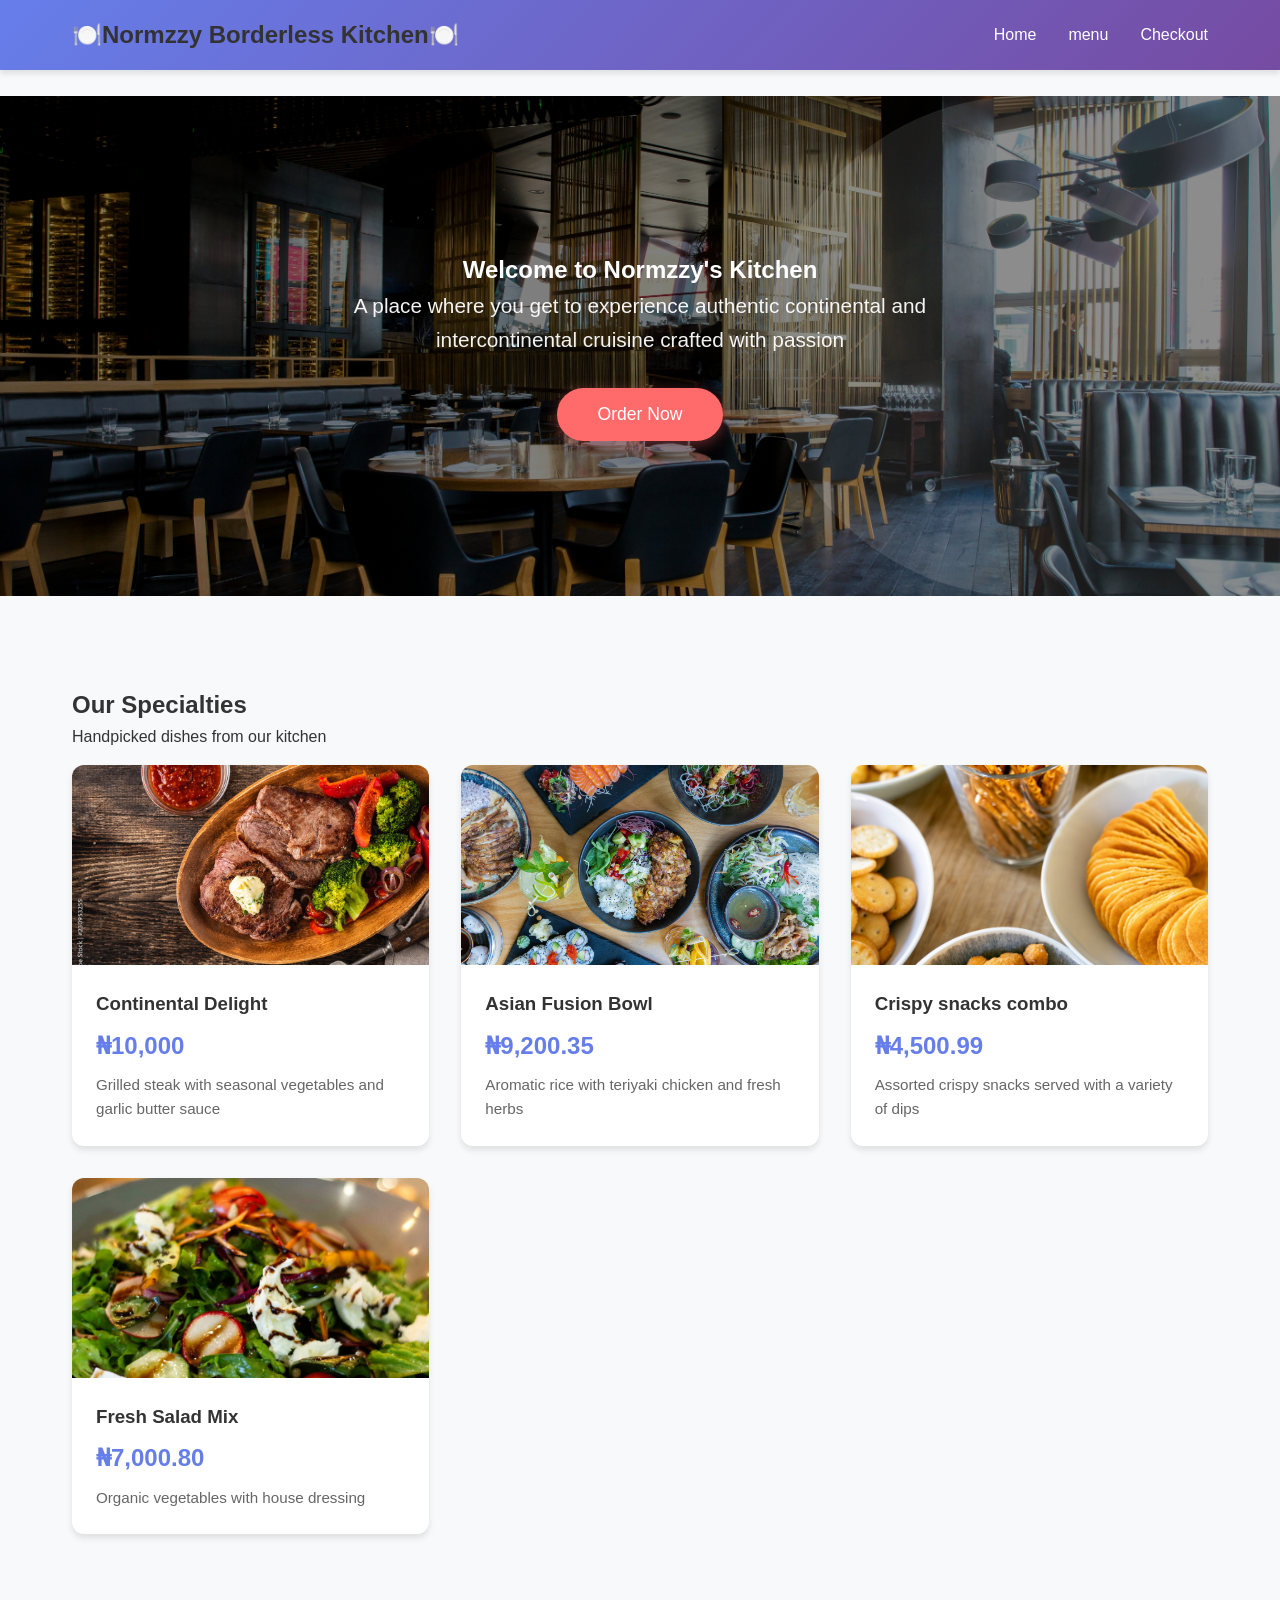
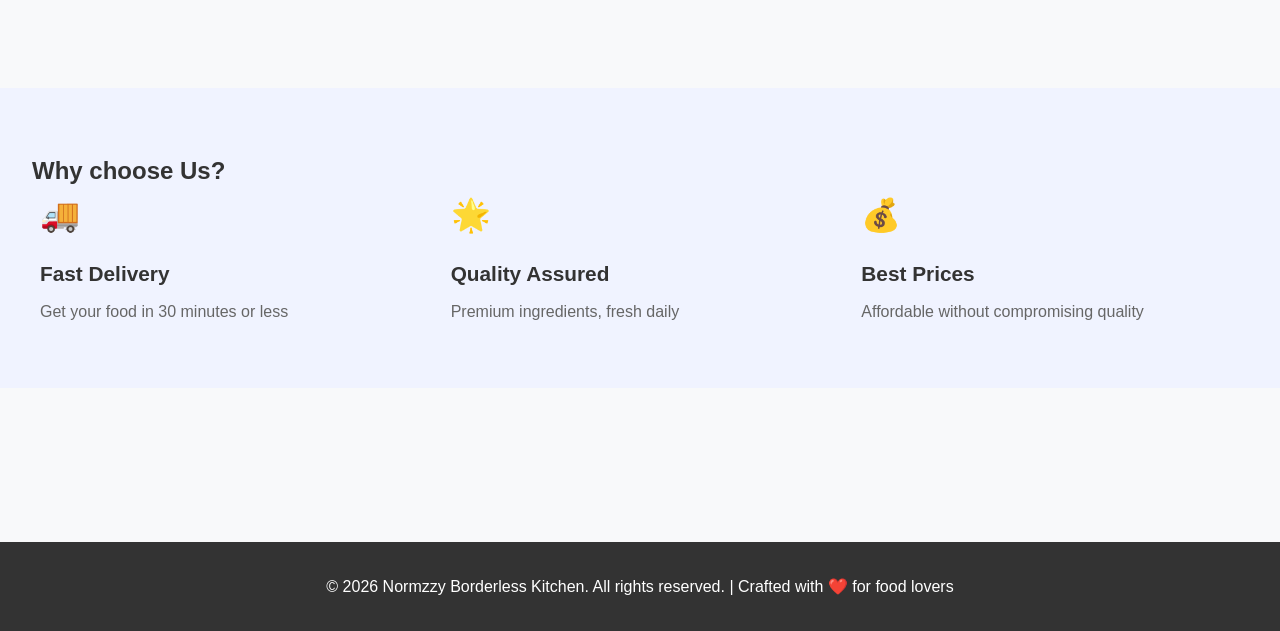
<file: index.html>
<!DOCTYPE html>
<html lang="en">
<head>
    <meta charset="UTF-8">
    <meta name="viewport" content="width=device-width, initial-scale=1.0">
    <title>Normzzy Borderless Kitchen - Modern Restaurant</title>
    <link rel="stylesheet" href="style.css">
</head>
<body>
    <!-- NAVIGATION BAR -->
     <nav class="navbar">
        <div class="nav-container">
            <div class="Logo">
                <h1>🍽️Normzzy Borderless Kitchen🍽️</h1>
            </div>
            <ul class="nav-links">
                <li><a href="index.html" class="active">Home</a></li>
                <li><a href="menu.html">menu</a></li>
                <li><a href="payment.html">Checkout</a></li>
                <!-- <li><a href="about.html">About</a></li> -->
            </ul>
        </div>
    </nav>

    <br>
    <!-- HERO SECTION -->
     <section class="hero">
        <div class="hero-content">
            <h1>Welcome to Normzzy's Kitchen</h1>
            <p> A place where you get to experience authentic continental and intercontinental cruisine crafted with passion</p>
            <button class="cta-button"><a href="menu.html" style="color: white; text-decoration: none;">Order Now</a></button> 
        </div>
        <div class="hero-background"></div>
     </section>

     <br>
     <!-- FEATURED SECTION -->
      <section class="featured">
        <div class="section-title">
            <h2>Our Specialties</h2>
            <p>Handpicked dishes from our kitchen</p>
        </div>

        <div class="featured-grid">
            <!-- card 1 -->
             <div class="featured-card">
                <div class="card-image" style="background: linear-gradient(135deg, #ff6b6b, #ff8e53); background-image: url('images/grilled steak beef.jpg'); background-size: cover; background-position: center;"></div>
                <h3>Continental Delight</h3>
                <p>₦10,000</p>
                <small>Grilled steak with seasonal vegetables and garlic butter sauce</small>
             </div>

            <!-- card 2 -->
                <div class="featured-card">
                    <div class="card-image" style="background: linear-gradient(135deg, #4ecdc4, #44a0bd); background-image: url('images/Asian fusion bowl.jpg'); background-size: cover; background-position: center;"></div>
                    <h3>Asian Fusion Bowl</h3>
                    <p>₦9,200.35</p>
                    <small>Aromatic rice with teriyaki chicken and fresh herbs</small>
                    </div>

            <!-- card 3 -->
                <div class="featured-card">
                    <div class="card-image" style="background: linear-gradient(135deg, #f7b731, #ffa502); background-image: url('images/crispy snacks combo.jpg'); background-size: cover; background-position: center;"></div>
                    <h3>Crispy snacks combo</h3>
                    <p>₦4,500.99</p>
                    <small>Assorted crispy snacks served with a variety of dips</small>
                </div>

            <!-- card 4-->
                <div class="featured-card">
                    <div class="card-image" style="background: linear-gradient(135deg, #a8edea, #fed6e3); background-image: url('images/fresh salad mix.jpg'); background-size: cover; background-position: center;"></div>
                    <h3>Fresh Salad Mix</h3>
                    <p>₦7,000.80</p>
                    <small>Organic vegetables with house dressing</small>
                </div>
        </div>
      </section>

      <br>
      <!-- WHY CHOOSE US -->
       <section class="why-us">
           <div class="section-title">
              <h2>Why choose Us?</h2>
           </div>

           <div class="benefits-grid">
            <div class="benefit-card">
                <div class="benefit-icon">🚚</div>
                <h3>Fast Delivery</h3>
                <p>Get your food in 30 minutes or less</p>
            </div>
             <div class="benefit-card">
                <div class="benefit-icon">🌟</div>
                <h3>Quality Assured</h3>
                <p>Premium ingredients, fresh daily</p>
            </div>
             <div class="benefit-card">
                <div class="benefit-icon">💰</div>
                <h3>Best Prices</h3>
                <p>Affordable without compromising quality</p>
            </div>
           </div>
       </section>

       <br>
       <!-- FOOTER -->
        <footer class="footer">
            <p>&copy; 2026 Normzzy Borderless Kitchen. All rights reserved. | Crafted with ❤️ for food lovers</p>
        </footer>
</body>
</html>
</file>
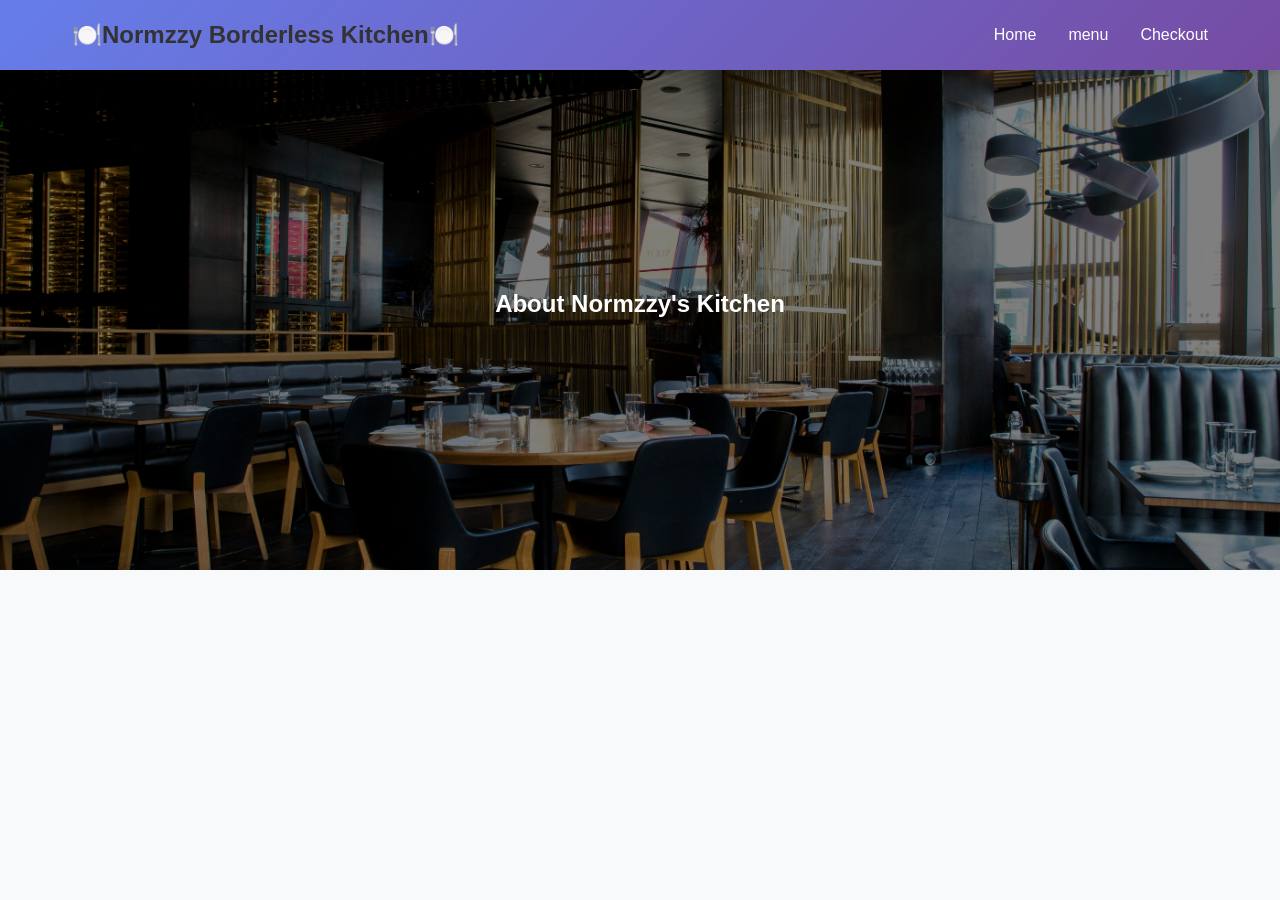
<file: About.html>
<!DOCTYPE html>
<html lang="en">
<head>
    <meta charset="UTF-8">
    <meta name="viewport" content="width=device-width, initial-scale=1.0">
    <title>Normzzy Borderless Kitchen - Modern Restaurant</title>
    <link rel="stylesheet" href="style.css">
</head>
<body>
     <!-- NAVIGATION BAR -->
     <nav class="navbar">
        <div class="nav-container">
            <div class="Logo">
                <h1>🍽️Normzzy Borderless Kitchen🍽️</h1>
            </div>
            <ul class="nav-links">
                <li><a href="index.html" class="active">Home</a></li>
                <li><a href="menu.html">menu</a></li>
                <li><a href="payment.html" class="active">Checkout</a></li>
                <!-- <li><a href="about.html">About</a></li> -->
            </ul>
        </div>
    </nav>

      <!-- HERO SECTION -->
     <section class="hero">
        <div class="hero-content">
            <h1>About Normzzy's Kitchen</h1>
            <p></p>
            <!-- <button class="cta-button"><a href="menu.html" style="color: white; text-decoration: none;">Order Now</a></button>  -->
        </div>
        <!-- <div class="hero-background"></div> -->
     </section>

</body>
</html>
</file>
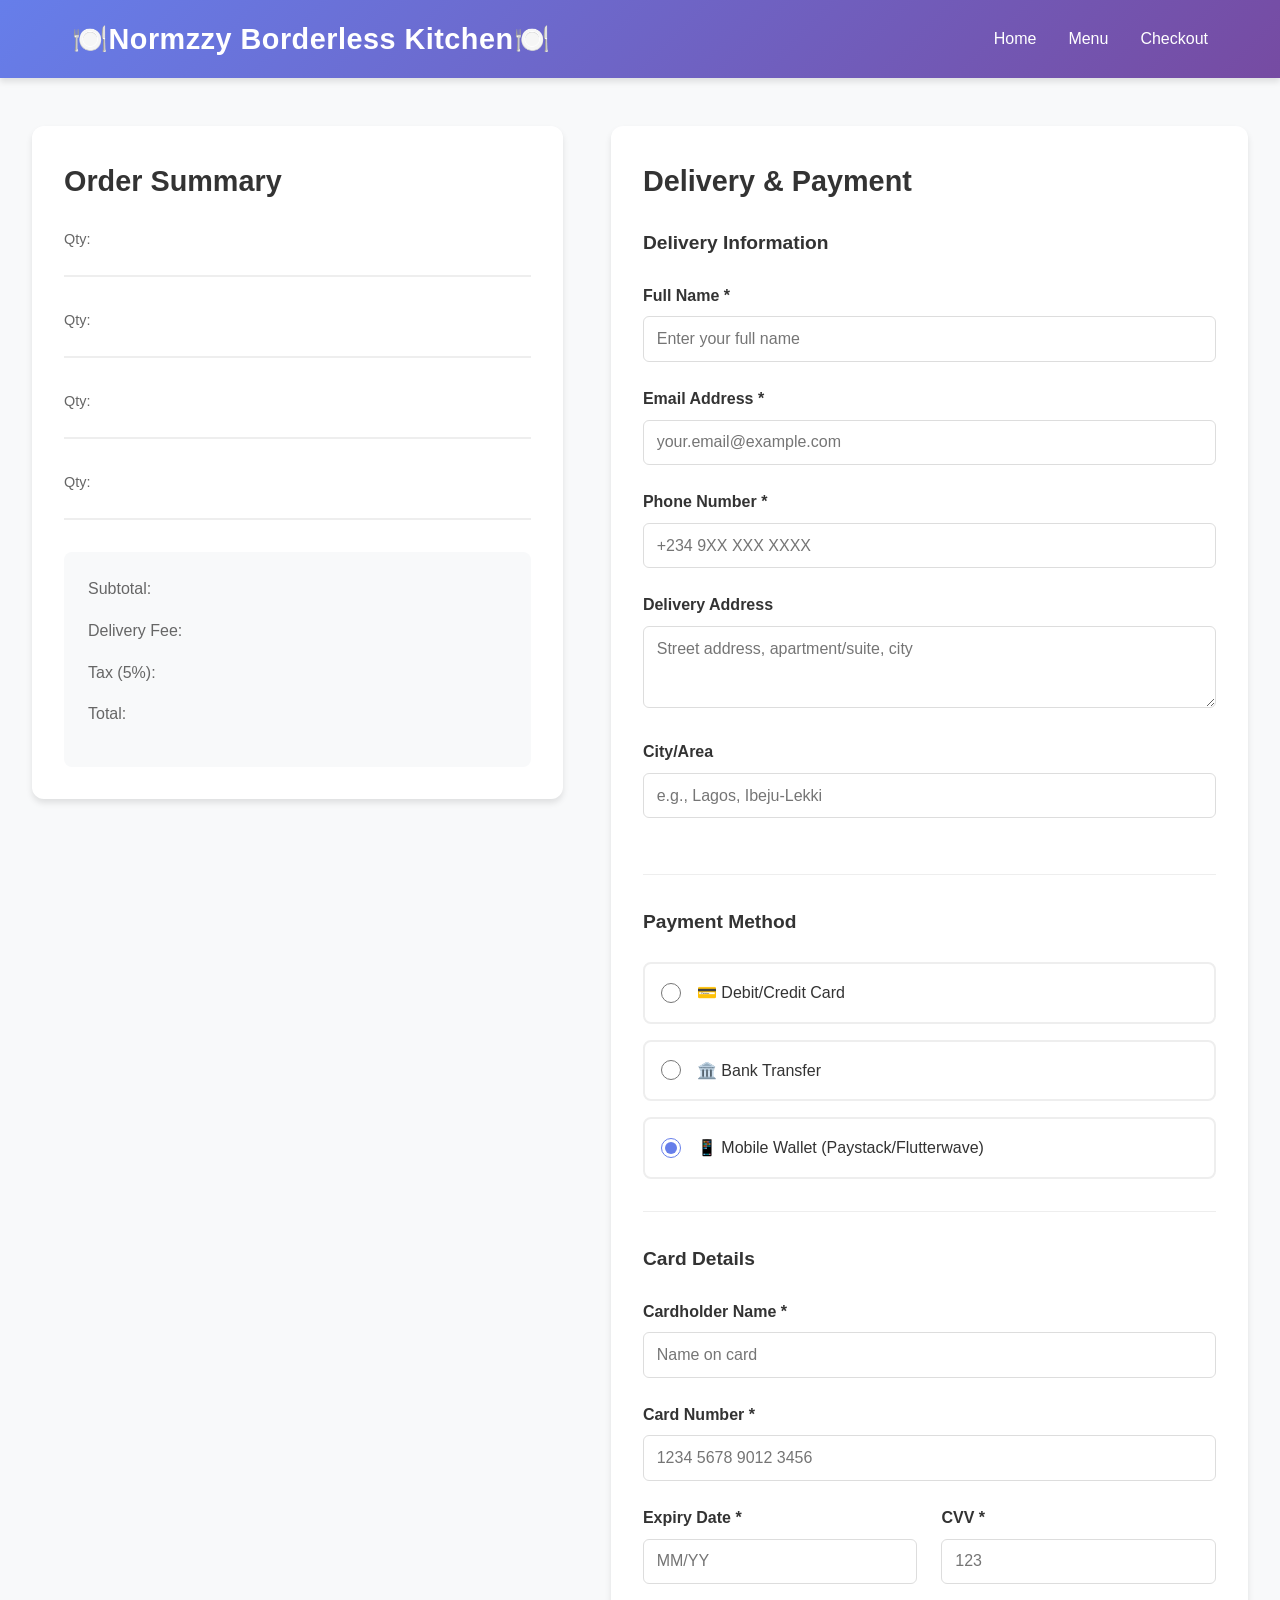
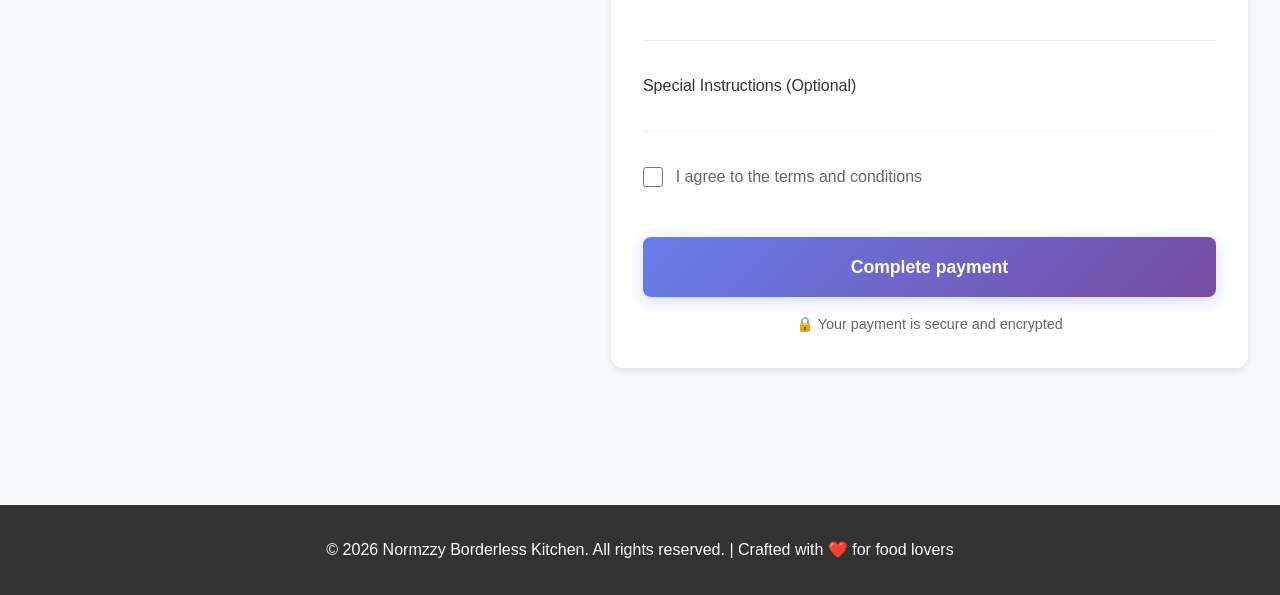
<file: payment.html>
<!DOCTYPE html>
<html lang="en">
<head>
    <meta charset="UTF-8">
    <meta name="viewport" content="width=device-width, initial-scale=1.0">
    <title>Checkout - Normzzy Borderless Kitchen</title>
    <link rel="stylesheet" href="style.css">    
</head>
<body>
    <!-- NAVIGATION BAR -->
      <nav class="navbar">
       <div class="nav-container">
          <div class="logo">
             <h1>🍽️Normzzy Borderless Kitchen🍽️</h1>
          </div>
          <ul class="nav-links">
            <li><a href="index.html">Home</a></li>
            <li><a href="menu.html" class="active">Menu</a></li>
            <li><a href="payment.html">Checkout</a></li>
            <!-- <li><a href="about.html">About</a></li> -->
          </ul>
       </div>
     </nav>

     <!-- CHECKOUT SECTION -->
      <section class="checkout-section">
        <div class="checkout-container">
            <!-- LEFT SIDE:ORDER SUMMARY -->
             <div class="order-summary">
                <h2>Order Summary</h2>

                <div class="summmary-items">
                  <div class="summary-items">
                    <div class="items-info">
                        <h4></h4>
                        <p class="qty">Qty: </p>
                    </div>
                    <span class="item-price"></span>
                  </div>

                   <div class="summary-items">
                    <div class="items-info">
                        <h4></h4>
                        <p class="qty">Qty: </p>
                    </div>
                    <span class="item-price"></span>
                  </div>

                   <div class="summary-items">
                    <div class="items-info">
                        <h4></h4>
                        <p class="qty">Qty: </p>
                    </div>
                    <span class="item-price"></span>
                  </div>

                   <div class="summary-items">
                    <div class="items-info">
                        <h4></h4>
                        <p class="qty">Qty: </p>
                    </div>
                    <span class="item-price"></span>
                  </div>
                </div>

                <!-- PRICE BREAKDOWN -->
                <div class="price-breakdown">
                   <div class="breakdown-row">
                     <span>Subtotal:</span>
                     <span></span>
                   </div>
                    <div class="breakdown-row">
                     <span>Delivery Fee:</span>
                     <span></span>
                   </div>
                    <div class="breakdown-row">
                     <span>Tax (5%):</span>
                     <span></span>
                   </div>
                    <div class="breakdown-row">
                     <span>Total:</span>
                     <span></span>
                   </div>
                </div>
             </div>

             <!--   RIGHT SIDE: PAYMENT FORM -->
                <div class="payment-form-container">
                    <h2>Delivery & Payment</h2>

                    <!-- DELIVERY INFORMATION -->
                    <div class="form-section">
                        <h3>Delivery Information</h3>

                        <div class="form-group">
                           <label for="name">Full Name *</label>
                           <input type="text" id="name" placeholder="Enter your full name" required>
                        </div>

                         <div class="form-group">
                           <label for="email">Email Address *</label>
                           <input type="email" id="name" placeholder="your.email@example.com" required>
                        </div>

                         <div class="form-group">
                           <label for="phone">Phone Number *</label>
                           <input type="tel" id="phone" placeholder="+234 9XX XXX XXXX" required>
                        </div>

                         <div class="form-group">
                           <label for="address">Delivery Address</label>
                           <textarea id="name" placeholder="Street address, apartment/suite, city"  rows="3" required></textarea>
                        </div>

                         <div class="form-group">
                           <label for="city">City/Area</label>
                           <input type="text" id="city" placeholder="e.g., Lagos, Ibeju-Lekki" required>
                        </div>
                    </div>

                    <!-- PAYMENT METHOD -->
                     <div class="form-section">
                        <h3>Payment Method</h3>

                       <div class="payment-options">
                        <div class="radio-group">
                           <input type="radio" id="card" name="payment" value="card" checked>
                           <label for="card">💳 Debit/Credit Card</label>
                        </div>

                         <div class="radio-group">
                           <input type="radio" id="transfer" name="payment" value="transfer">
                           <label for="transfer">🏛️ Bank Transfer</label>
                        </div>

                         <div class="radio-group">
                           <input type="radio" id="wallet" name="payment" value="wallet" checked>
                           <label for="wallet">📱 Mobile Wallet (Paystack/Flutterwave)</label>
                        </div>
                       </div>
                     </div>

                     <!-- CARD INFORMATION (Shown for card payment) -->
                      <div class="form-section" id="card-section">
                        <h3>Card Details</h3>

                         <div class="form-group">
                           <label for="card-name">Cardholder Name *</label>
                           <input type="text" id="card-name" placeholder="Name on card" required>
                        </div>

                         <div class="form-group">
                           <label for="card-number">Card Number *</label>
                           <input type="text" id="card-name" placeholder="1234 5678 9012 3456" maxlength="19" required>
                        </div>
                
        <div class="form-row">
                         <div class="form-group">
                           <label for="expire">Expiry Date *</label>
                           <input type="text" id="expire" placeholder="MM/YY" maxlength="5" required>
                        </div>
                         <div class="form-group">
                           <label for="cvv">CVV *</label>
                           <input type="text" id="cvv" placeholder="123" maxlength="3" required>
                        </div>
                </div>
        </div>

        <!-- SPECIAL INSTRUCTIONS -->
         <div class="form-section">
             <label for="instructions">Special Instructions (Optional)</label>
             <!-- <textarea id="instructions" placeholder="e.g., Extra spicy, no onions, etc." rows="2"></textarea> -->
         </div>

         <!-- TERMS & CONDITIONS -->
         <div class="terms-checkbox">
            <input type="checkbox" id="terms" required>
            <label for="terms">I agree to the terms and conditions</label>
         </div>

         <!-- SUBMIT BUTTON -->
          <button class="submit-btn">Complete payment</button>

          <p class="secure-note">🔒 Your payment is secure and encrypted</p>
          </div>
        </div>
      </section>

      <br>
      <!-- FOOTER -->
       <footer class="footer">
         <p>&copy; 2026 Normzzy Borderless Kitchen. All rights reserved. | Crafted with ❤️ for food lovers</p>
       </footer>
</body>
</html>
</file>
<file: style.css>
/*========================
 UNIVERSAL STYLES & RESET
 =========================*/
*{
    margin: 0;
    padding: 0;
    box-sizing: border-box;
}
body{
    font-family: 'Segoe UI', Tahoma, Geneva, Verdana, sans-serif;
    line-height: 1.6;
    color: #333;
    background-color: #f8f9fa;
    /* font-width: 500; */
}

a{
    text-decoration: none;
    color: inherit;
}
button{
    cursor: pointer;
    border: none;
    font-family: inherit;
}

/*========================
 NAVIGATION BAR
 =========================*/
.navbar{
    background: linear-gradient(135deg, #667eea 0%, #764ba2 100%);
    padding: 1rem 0;
    position: sticky;
    top: 0;
    z-index: 1000;
    box-shadow: 0 4px 6px rgba(0, 0, 0, 0.1);
}
.nav-container{
    max-width: 1200px;
    margin: 0 auto;
    padding: 0 2rem;
    display: flex;
    justify-content: space-between;
    align-items: center;
}
.logo h1{
    color: white;
    font-size: 1.8rem;
    font-weight: 700;
    letter-spacing: 0.5px;
}
.nav-links{
    display: flex;
    list-style: none;
    gap: 2rem;
}
.nav-links a{
    color: white;
    font-weight: 500;
    transition: all 0.3s ease;
    position: relative;
    padding-bottom: 0.5rem;
}
.nav-links a::after{
    content: '';
    position: absolute;
    bottom: 0;
    left: 0;
    width: 0;
    height: 2px;
    background-color: white;
    transition: width 0.3s ease;
}
.nav-links a:hover::after,
.nav-links a:active::after{
    width: 100%;
}
/*========================
 HERO SECTION (HOME PAGE)
 =========================*/
.hero{
    display: flex;
    align-items: center;
    justify-content: center;
    height: 500px;
    background: linear-gradient(135deg, #667eea 0%, #764ba2 100%);
    text-align: center;
    position: relative;
    color: white;
    overflow: hidden;
    background-image: linear-gradient(rgba(0, 0, 0, 0.5), rgba(0, 0, 0, 0.5)), 
        url(images/Restaurant1.jpg);
    background-size: cover;
    background-position: center;
}
.hero-content{
z-index: 10;
max-width: 600px;
}
.hero h2{
    font-size: 3.5rem;
    margin-bottom: 1rem;
    font-weight: 800;
    text-shadow: 2px 2px 4px rgba(0, 0, 0, 0.3);
}
.hero p{
    font-size: 1.3rem;
    margin-bottom: 2rem;
    opacity: 0.95;
}
.cta-button{
    background-color: #ff6b6b;
    color: white;
    padding: 1rem 2.5rem;
    font-size: 1.1rem;
    border-radius: 50px;
    transition: all 0.3s ease;
    box-shadow: 0 4px 15px rgba(255, 107, 107, 0.4);
}
.cta-button:hover{
    background-color: #ff5252;
    transform: translateY(-3px);
    box-shadow: 0 6px 20px rgba(255, 107, 107, 0.6);
}
.hero-background{
    position: absolute;
    top: 0;
    right: 0;
    width: 40%;
    height: 100%;
    background: rgba(255, 255, 255, 0.1);
    border-radius: 50% 0 0 50%;
}
/*========================
  SECTION TITLES
 =========================*/
 .section title{
    text-align: center;
    margin-bottom: 3rem;
}
.section title h2{
    font-size: 2.5rem;
    color: #333;
    margin-bottom: 0.5rem;
    font-weight: 700;
}
.section title p{ 
   font-size: 1.1rem;
   color: #666;
}
/*========================
  FEATURED SECTION (HOME)
 =========================*/
.featured {
max-width: 1200px;
margin: 4rem auto;
padding: 0 2rem;
}
.featured-grid {
    display: grid;
    grid-template-columns: repeat(auto-fit, minmax(280px, 1fr));
    gap: 2rem;
}
.featured-card {
    background: white;
    border-radius: 12px;
    overflow: hidden;
    box-shadow: 0 4px 6px rgba(0, 0, 0, 0.1);
    transition: all 0.3s ease;
}
.featured-card:hover {
    transform: translateY(-8px);
    box-shadow: 0 12px 20px rgba(0, 0, 0, 0.15);
}
.card-image {
    height: 200px;
    width: 100%;
    background-image: url("images/grilled steak beef.jpg");
    background-size: cover;
    background-position: center;
}
.featured-card h3 {
    padding: 1.5rem 1.5rem 0;
    color: #333;
    margin-bottom: 0.5rem;
}
.featured-card p {
    padding: 0 1.5rem;
    font-size: 1.5rem;
    color: #667eea;
    font-weight: 700;
}
.featured-card small {
    display: block;
    padding: 0.5rem 1.5rem 1.5rem;
    color: #666;
    font-size: 0.95rem;
}
/*========================
 WHY CHOOSE US SECTION
 =========================*/
 .why-us {
    background-color: #f0f3ff;
    padding: 4rem 2rem;
    margin: 4rem 0;
}
 .why-us .section-title p {
    margin-bottom: 3rem;    margin-bottom: 10px;
}
 .benefits-grid {
    max-width: 1200px;
    margin: 0 auto;
    display: grid;
    grid-template-columns: repeat(auto-fit, minmax(250px, 1fr));
    gap:2rem;   
}
.benefits-card {
    background: white;
    padding: 2rem;
    border-radius: 12px;
    text-align: center;
    box-shadow: 0 2px 8px rgba(0, 0, 0, 0.8);
    transition: all 0.3s ease;
}
.benefits-card:hover {
    transform: translateY(-5px);
    box-shadow: 0 8px 16px rgba(0, 0, 0, 0.1);
}
.benefit-icon {
    font-size: 2rem;
    margin-bottom: 1rem;
}
.benefit-card h3 {
    font-size: 1.3rem;
    color: #333;
    margin-bottom: 0.5rem;
}
.benefit-card p {
    color: #666;
    line-height: 1.6;
}
/*========================
  MENU PAGE STYLES
 =========================*/
 .menu-header {
    background:linear-gradient(135deg, #667eea 0%, #764ba2 100%);
    color: white;
    padding: 3rem 2rem;
    text-align: center;
     background-image: linear-gradient(rgba(0, 0, 0, 0.5), rgba(0, 0, 0, 0.5)), 
        url(images/Restaurant1.jpg);
    background-size: cover;
    background-position: center;
 }
 .menu-header h2 {
    font-size: 2.5rem;
    margin-bottom:0.5rem ;
 }
 .menu-header p {
    font-size: 1.1rem;
    opacity:0.9 ;
 }
 .menu-section {
    max-width: 1200px;
    margin:3rem auto;
    padding: 0 2rem;
 }
.category-title {
    margin-bottom: 2rem;
    border-left: 4px solid #667eea;
    padding-left: 1rem;
}

.category-title h3 {
    font-size: 2rem;
    color: #333;
    margin-bottom: 0.5rem;
}

.category-title p {
    color: #666;
    font-size: 1rem;
}

.menu-grid {
    display: flex;
    /* grid-template-columns: repeat(auto-fit, minmax(280px, 1fr)); */
    gap: 2rem;
}

.menu-item {
    background: white;
    border-radius: 12px;
    overflow: hidden;
    box-shadow: 0 4px 6px rgba(0, 0, 0, 0.1);
    transition: all 0.3s ease;
}

.menu-item:hover {
    transform: translateY(-8px);
    box-shadow: 0 12px 20px rgba(0, 0, 0, 0.15);
}

.item-image {
    height: 200px;
    width: 100%;
    background-size: cover;
    background-position: center;
}

.item-content {
    padding: 1.5rem;
}

.item-content h4 {
    font-size: 1.3rem;
    color: #333;
    margin-bottom: 0.5rem;
}

.description {
    color: #666;
    font-size: 0.95rem;
    margin-bottom: 1rem;
    line-height: 1.5;
}

.item-footer {
    display: flex;
    justify-content: space-between;
    align-items: center;
    margin-top: 1rem;
    padding-top: 1rem;
    border-top: 1px solid #eee;
}

.price {
    font-size: 1.4rem;
    color: #667eea;
    font-weight: 700;
}

.add-btn {
    background: linear-gradient(135deg, #667eea 0%, #764ba2 100%);
    color: white;
    padding: 0.7rem 1.5rem;
    border-radius: 25px;
    font-weight: 600;
    transition: all 0.3s ease;
    font-size: 0.8rem;
}

.add-btn:hover {
    transform: scale(1.05);
    box-shadow: 0 4px 12px rgba(102, 126, 234, 0.4);
}

/* ============================================
   CHECKOUT PAGE STYLES
   ============================================ */

.checkout-section {
    max-width: 1400px;
    margin: 3rem auto;
    padding: 0 2rem;
}

.checkout-container {
    display: grid;
    grid-template-columns: 1fr 1.2fr;
    gap: 3rem;
}

.order-summary {
    background: white;
    padding: 2rem;
    border-radius: 12px;
    box-shadow: 0 4px 6px rgba(0, 0, 0, 0.1);
    height: fit-content;
    position: sticky;
    top: 100px;
}

.order-summary h2 {
    font-size: 1.8rem;
    color: #333;
    margin-bottom: 1.5rem;
}

.summary-items {
    margin-bottom: 2rem;
    border-bottom: 2px solid #eee;
    padding-bottom: 1.5rem;
}

.summary-item {
    display: flex;
    justify-content: space-between;
    align-items: flex-start;
    margin-bottom: 1.5rem;
}

.item-info h4 {
    color: #333;
    margin-bottom: 0.3rem;
}

.qty {
    color: #666;
    font-size: 0.9rem;
}

.item-price {
    color: #667eea;     
    font-weight: 700;
    font-size: 1.1rem;
}

.price-breakdown {
    background-color: #f8f9fa;
    padding: 1.5rem;
    border-radius: 8px;
}

.breakdown-row {
    display: flex;
    justify-content: space-between;
    margin-bottom: 1rem;
    color: #666;
}

.breakdown-row.total {
    border-top: 2px solid #ddd;
    padding-top: 1rem;
    font-size: 1.2rem;
    font-weight: 700;
    color: #333;
}

/* PAYMENT FORM STYLES */

.payment-form-container {
    background: white;
    padding: 2rem;
    border-radius: 12px;
    box-shadow: 0 4px 6px rgba(0, 0, 0, 0.1);
}

.payment-form-container h2 {
    font-size: 1.8rem;
    color: #333;
    margin-bottom: 1.5rem;
}

.form-section {
    margin-bottom: 2rem;
    padding-bottom: 2rem;
    border-bottom: 1px solid #eee;
}

.form-section:last-of-type {
    border-bottom: none;
}

.form-section h3 {
    font-size: 1.2rem;
    color: #333;
    margin-bottom: 1.5rem;
}

.form-group {
    margin-bottom: 1.5rem;
}

.form-group label {
    display: block;
    margin-bottom: 0.5rem;
    color: #333;
    font-weight: 600;
}

.form-group input,
.form-group textarea {
    width: 100%;
    padding: 0.8rem;
    border: 1px solid #ddd;
    border-radius: 6px;
    font-family: inherit;
    font-size: 1rem;
    transition: border-color 0.3s ease;
}

.form-group input:focus,
.form-group textarea:focus {
    outline: none;
    border-color: #667eea;
    box-shadow: 0 0 0 3px rgba(102, 126, 234, 0.1);
}

.form-row {
    display: grid;
    grid-template-columns: 1fr 1fr;
    gap: 1.5rem;
}

/* PAYMENT OPTIONS */

.payment-options {
    display: flex;
    flex-direction: column;
    gap: 1rem;
}

.radio-group {
    display: flex;
    align-items: center;
    padding: 1rem;
    border: 2px solid #eee;
    border-radius: 8px;
    cursor: pointer;
    transition: all 0.3s ease;
}

.radio-group:hover {
    border-color: #667eea;
    background-color: #f8f9ff;
}

.radio-group input[type="radio"] {
    width: 20px;
    height: 20px;
    cursor: pointer;
    margin-right: 1rem;
    accent-color: #667eea;
}

.radio-group label {
    cursor: pointer;
    margin: 0;
}

/* TERMS & CONDITIONS */

.terms-checkbox {
    display: flex;
    align-items: center;
    gap: 0.8rem;
    margin: 1.5rem 0;
}

.terms-checkbox input[type="checkbox"] {
    width: 20px;
    height: 20px;
    cursor: pointer;
    accent-color: #667eea;
}

.terms-checkbox label {
    cursor: pointer;
    color: #666;
}

/* SUBMIT BUTTON */

.submit-btn {
    width: 100%;
    background: linear-gradient(135deg, #667eea 0%, #764ba2 100%);
    color: white;
    padding: 1.2rem;
    font-size: 1.1rem;
    font-weight: 700;
    border-radius: 8px;
    transition: all 0.3s ease;
    margin-top: 1.5rem;
    box-shadow: 0 4px 15px rgba(102, 126, 234, 0.3);
}

.submit-btn:hover {
    transform: translateY(-2px);
    box-shadow: 0 6px 20px rgba(102, 126, 234, 0.4);
}

.secure-note {
    text-align: center;
    color: #666;
    font-size: 0.9rem;
    margin-top: 1rem;
}

/* ============================================
   FOOTER
   ============================================ */

.footer {
    background: #333;
    color: white;
    text-align: center;
    padding: 2rem;
    margin-top: 4rem;
}

/* ============================================
   RESPONSIVE DESIGN (MOBILE & TABLET)
   ============================================ */

@media (max-width: 768px) {
    .nav-links {
        gap: 1rem;
        font-size: 0.9rem;
    }

    .hero h2 {
        font-size: 2.2rem;
    }

    .hero p {
        font-size: 1rem;
    }

    .featured-grid,
    .menu-grid,
    .benefits-grid {
        grid-template-columns: 1fr;
    }

    .checkout-container {
        grid-template-columns: 1fr;
    }

    .order-summary {
        position: static;
    }

    .form-row {
        grid-template-columns: 1fr;
    }

    .featured-card,
    .menu-item,
    .benefit-card {
        box-shadow: 0 2px 4px rgba(0, 0, 0, 0.08);
    }

    .item-footer {
        flex-direction: column;
        gap: 1rem;
        align-items: stretch;
    }

    .add-btn {
        width: 100%;
    }

    .section-title h2 {
        font-size: 1.8rem;
    }

    .category-title h3 {
        font-size: 1.5rem;
    }
}

@media (max-width: 480px) {
    .logo h1 {
        font-size: 1.3rem;
    }

    .nav-links {
        flex-direction: column;
        gap: 0.5rem;
        font-size: 0.85rem;
    }

    .hero {
        height: 350px;
    }

    .hero h2 {
        font-size: 1.8rem;
    }

    .hero p {
        font-size: 0.9rem;
    }

    .cta-button {
        padding: 0.8rem 1.8rem;
        font-size: 1rem;
    }

    .section-title h2 {
        font-size: 1.5rem;
    }

    .payment-options {
        gap: 0.7rem;
    }

    .radio-group {
        padding: 0.8rem;
    }

    .item-image {
        height: 150px;
    }

    .checkout-section {
        padding: 0 1rem;
    }

    .order-summary,
    .payment-form-container {
        padding: 1rem;
    }
}

.section-title p{
    margin-bottom: 15px;
}
</file>
